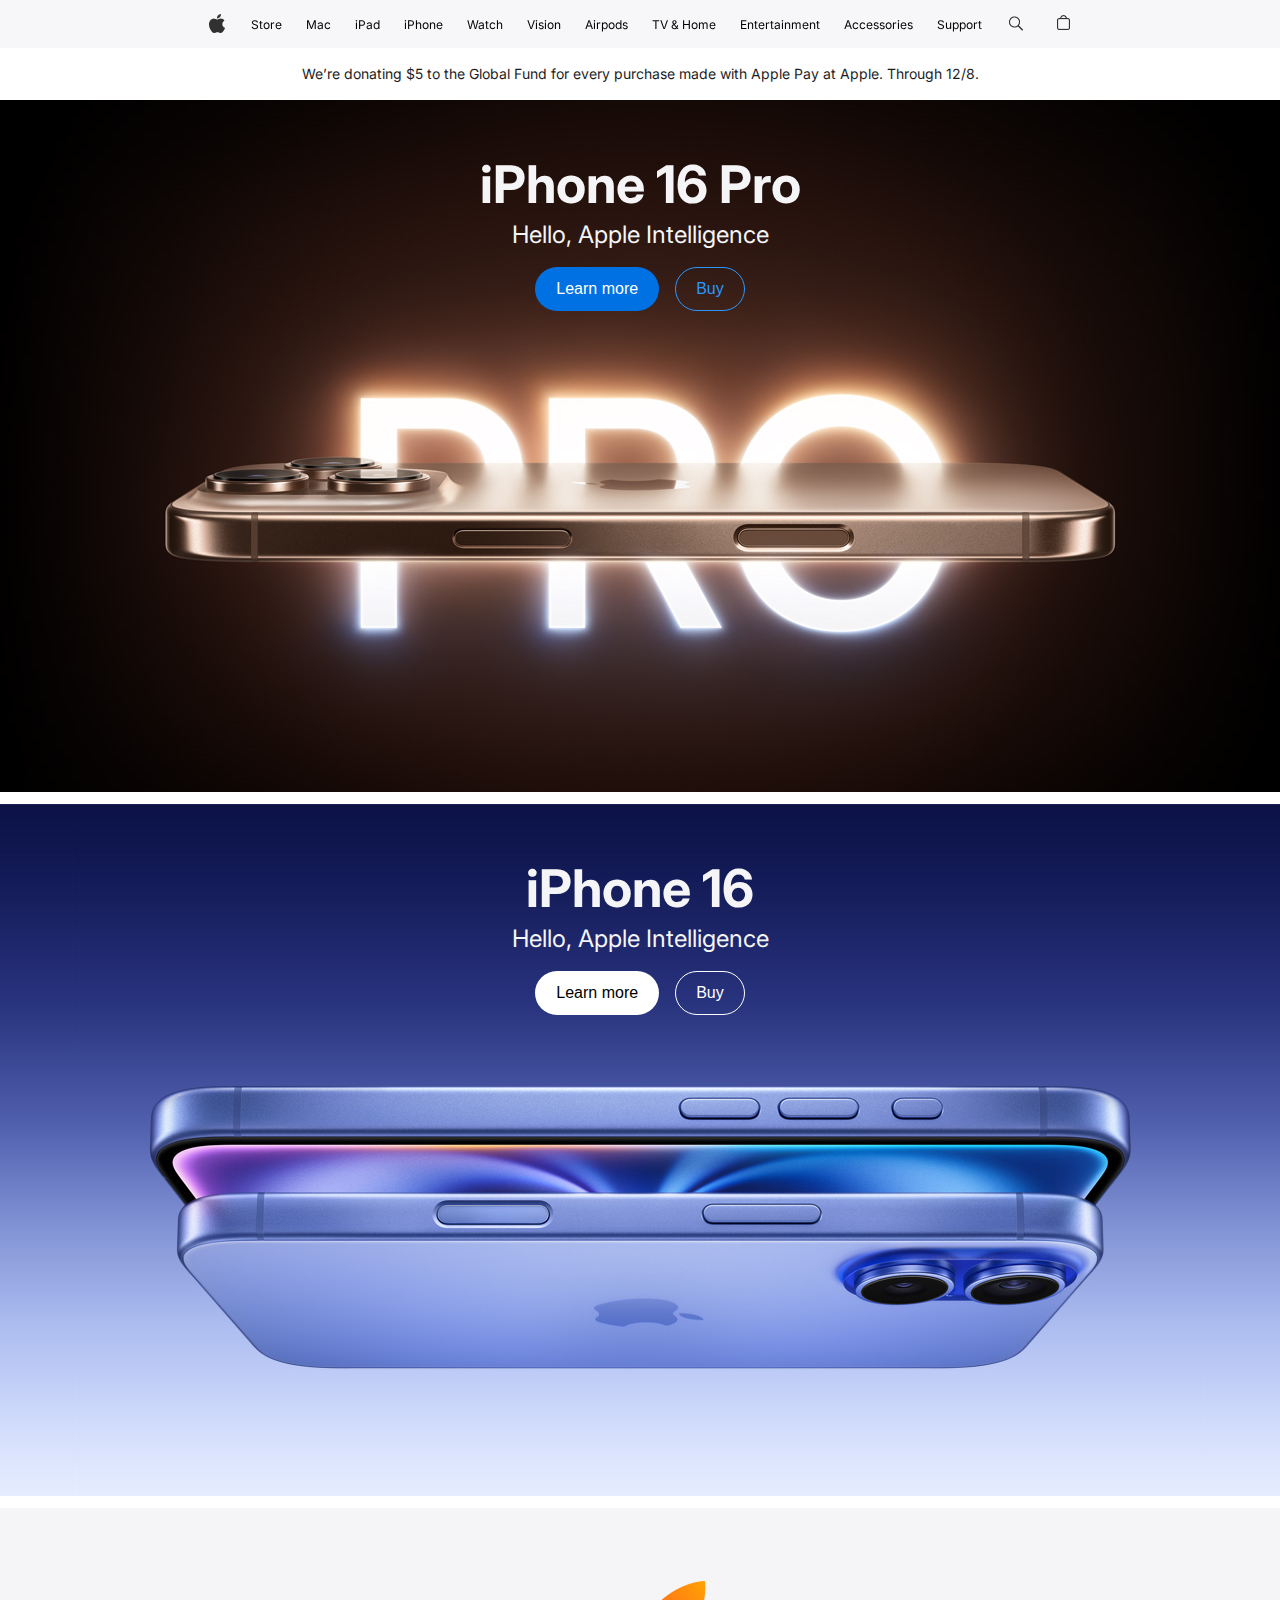
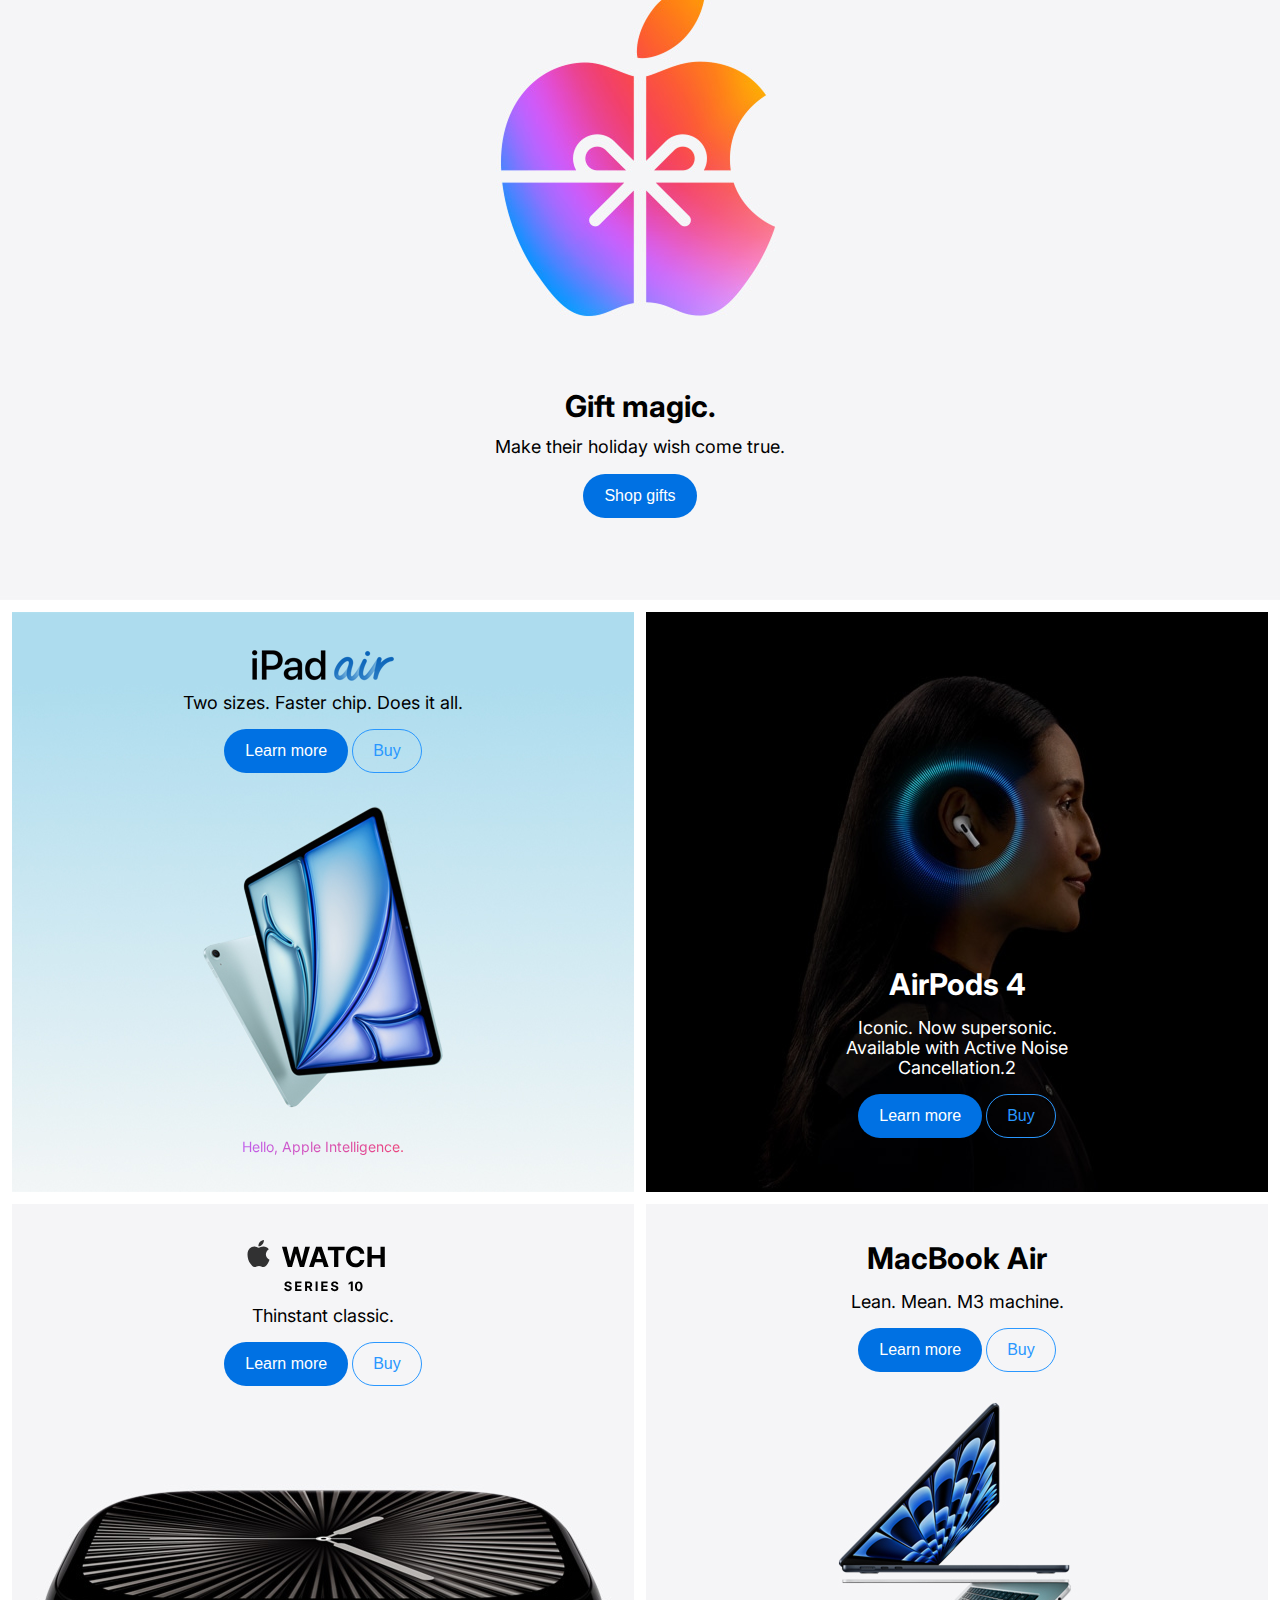
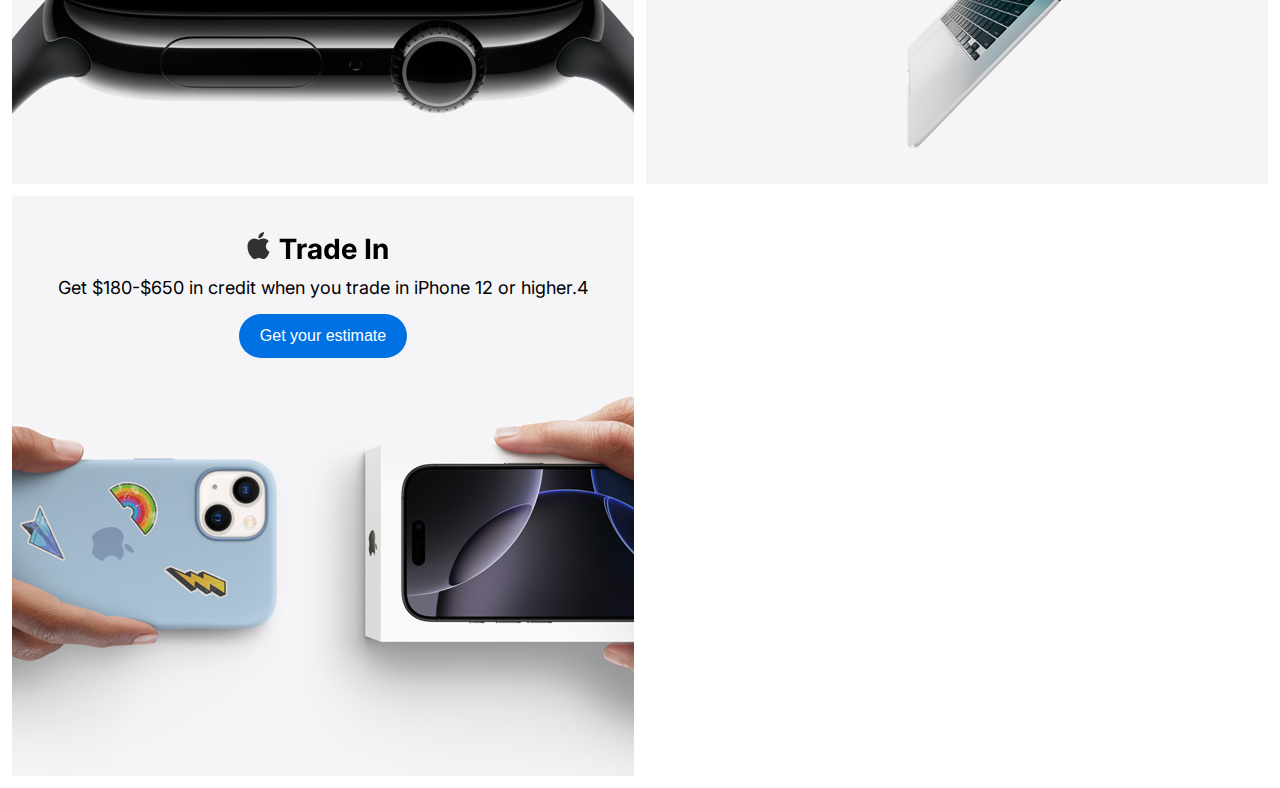
<file: index.html>
<!DOCTYPE html>
<html lang="en">
  <head>
    <meta charset="UTF-8" />
    <meta name="viewport" content="width=device-width, initial-scale=1.0" />
    <title>Document</title>
    <link rel="stylesheet" href="main.css" />

    <link rel="preconnect" href="https://fonts.googleapis.com" />
    <link rel="preconnect" href="https://fonts.gstatic.com" crossorigin />
    <link
      href="https://fonts.googleapis.com/css2?family=Inter:ital,opsz,wght@0,14..32,100..900;1,14..32,100..900&display=swap"
      rel="stylesheet"
    />
  </head>
  <body>
    <!-- HEADER -->
    <header>
      <a href="/" class="logo">
        <img src="images/logo-apple.png" />
      </a>
      <nav class="menu">
        <a href="#">Store</a>
        <a href="#">Mac</a>
        <a href="#">iPad</a>
        <a href="#">iPhone</a>
        <a href="#">Watch</a>
        <a href="#">Vision</a>
        <a href="#">Airpods</a>
        <a href="#">TV & Home</a>
        <a href="#">Entertainment</a>
        <a href="#">Accessories</a>
        <a href="#">Support</a>
      </nav>
      <div class="top-icons">
        <button class="icon-btn">
          <img src="images/searchbutton.png" />
        </button>
        <button class="icon-btn">
          <img src="images/Item.png" />
        </button>
        <button class="icon-btn">
          <img src="images/ButtonMenu.png" />
        </button>
      </div>
    </header>
    <!-- END OF HEADER -->

    <!-- TOP-AD -->
    <div class="top-ad">
      We’re donating $5 to the Global Fund for every purchase made with
      Apple Pay at Apple. Through 12/8.
    </div>
    <!-- END OF TOP-AD -->

    <!-- PRO -->
    <div class="pro">
      <div class="pro__title">iPhone 16 Pro</div>
      <div class="pro__subtitle">Hello, Apple Intelligence</div>
      <div class="pro__actions">
        <button class="btn btn--primary">Learn more</button>
        <button class="btn btn--outlined">Buy</button>
      </div>
    </div>
    <!-- END OF PRO -->

    <!-- iPhone -->
    <div class="ip">
      <div class="ip__title">iPhone 16</div>
      <div class="ip__subtitle">Hello, Apple Intelligence</div>
      <div class="ip__actions">
        <button class="btn btn--primary-white">Learn more</button>
        <button class="btn btn--outlined-white">Buy</button>
      </div>
    </div>
    <!-- END OF iPHONE -->

    <!-- GIFT -->
    <div class="gift">
      <div class="gift__title">Gift magic.</div>
      <div class="gift__subtitle">Make their holiday wish come true.</div>
      <div class="gift__actions">
        <button class="btn btn--primary">Shop gifts</button>
      </div>
    </div>
    <!-- END OF GIFT -->

    <!-- PRODUCTS -->
    <div class="products">
      <!-- iPAD AIR -->
      <div class="product product--ipad">
        <div class="product__image">
          <img src="images/ipadairheading.png" />
        </div>
        <div class="product__subtitle">
          Two sizes. Faster chip. Does it all.
        </div>
        <div class="product__actions">
          <button class="btn btn--primary">Learn more</button>
          <button class="btn btn--outlined">Buy</button>
        </div>
        <div class="product__decoration">Hello, Apple Intelligence.</div>
      </div>

      <!-- AIRPODS 4 -->
      <div class="product product--airpods product--end">
        <div class="product__title">AirPods 4</div>
        <div class="product__subtitle">
          Iconic. Now supersonic. Available with Active Noise Cancellation.2
        </div>
        <div class="product__actions">
          <button class="btn btn--primary">Learn more</button>
          <button class="btn btn--outlined">Buy</button>
        </div>
      </div>

      <!-- APPLE WATCH -->
      <div class="product product--watch">
        <div class="product__image">
          <img src="images/watch-title.svg" />
        </div>
        <div class="product__subtitle">Thinstant classic.</div>
        <div class="product__actions">
          <button class="btn btn--primary">Learn more</button>
          <button class="btn btn--outlined">Buy</button>
        </div>
      </div>

      <!-- MACBOOK AIR -->
      <div class="product product--air">
        <div class="product__title">MacBook Air</div>
        <div class="product__subtitle">Lean. Mean. M3 machine.</div>
        <div class="product__actions">
          <button class="btn btn--primary">Learn more</button>
          <button class="btn btn--outlined">Buy</button>
        </div>
      </div>

      <!-- Business -->
      <div class="product product--business">
        <div class="product__title">Apple for <br />Small Business</div>
        <div class="product__subtitle">
          Hardware, software, and <br />expert help - all in one place.
        </div>
        <div class="product__actions">
          <button class="btn btn--primary">Learn more</button>
        </div>
      </div>

      <!-- CARRIER DEALS -->
      <div class="product product--end product--carrier">
        <div class="product__title">Carrier deals at Apple</div>
        <div class="product__subtitle">
          Get up to $1000 in credit on <br />a new iPhone. Trade-in may <br />be
          required.
        </div>
        <div class="product__actions">
          <button class="btn btn--primary">Find your deal</button>
        </div>
      </div>

      <!-- TRADE IN -->
      <div class="product product--trade">
        <div class="product__image">
          <img src="images/trade-title.svg" />
        </div>
        <div class="product__subtitle">
          Get $180-$650 in credit when you trade in iPhone 12 or higher.4
        </div>
        <div class="product__actions">
          <button class="btn btn--primary">Get your estimate</button>
        </div>
      </div>
    </div>
    <!-- END OF PRODUCTS -->
  </body>
</html>
</file>
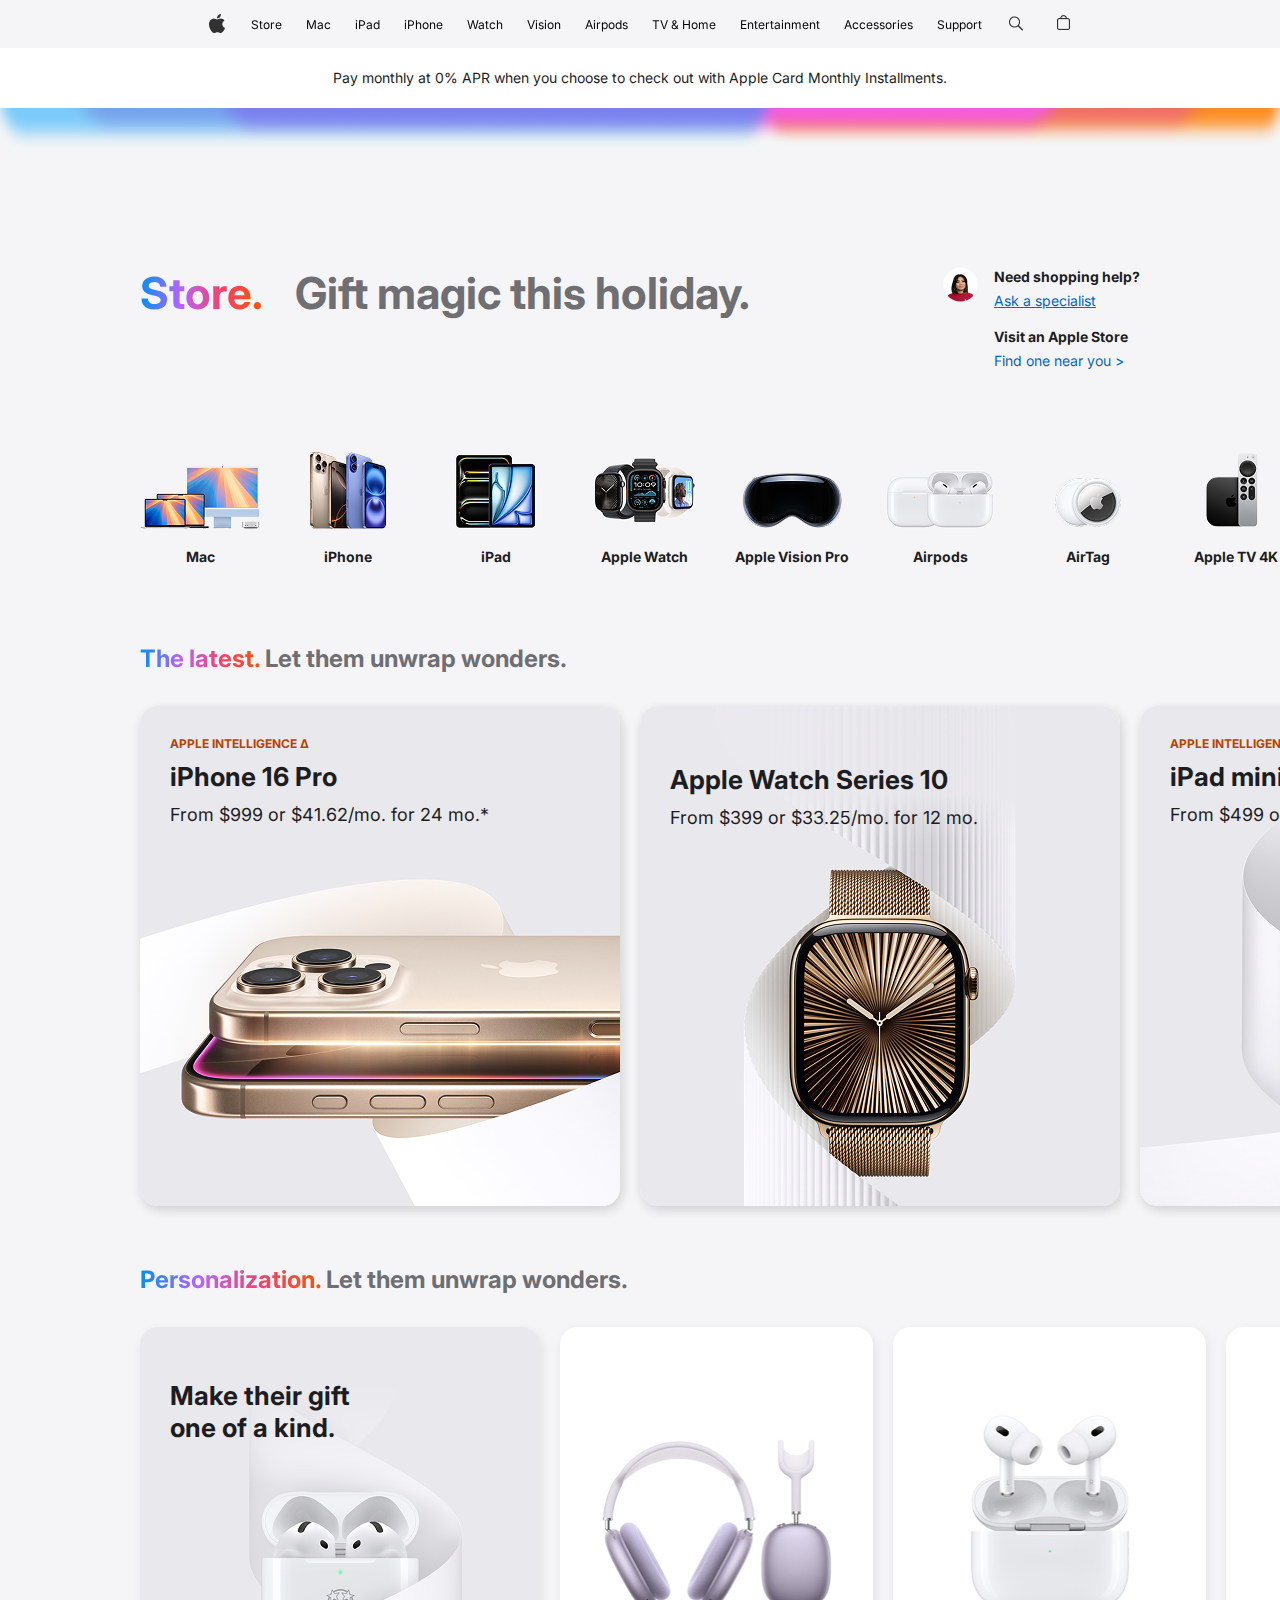
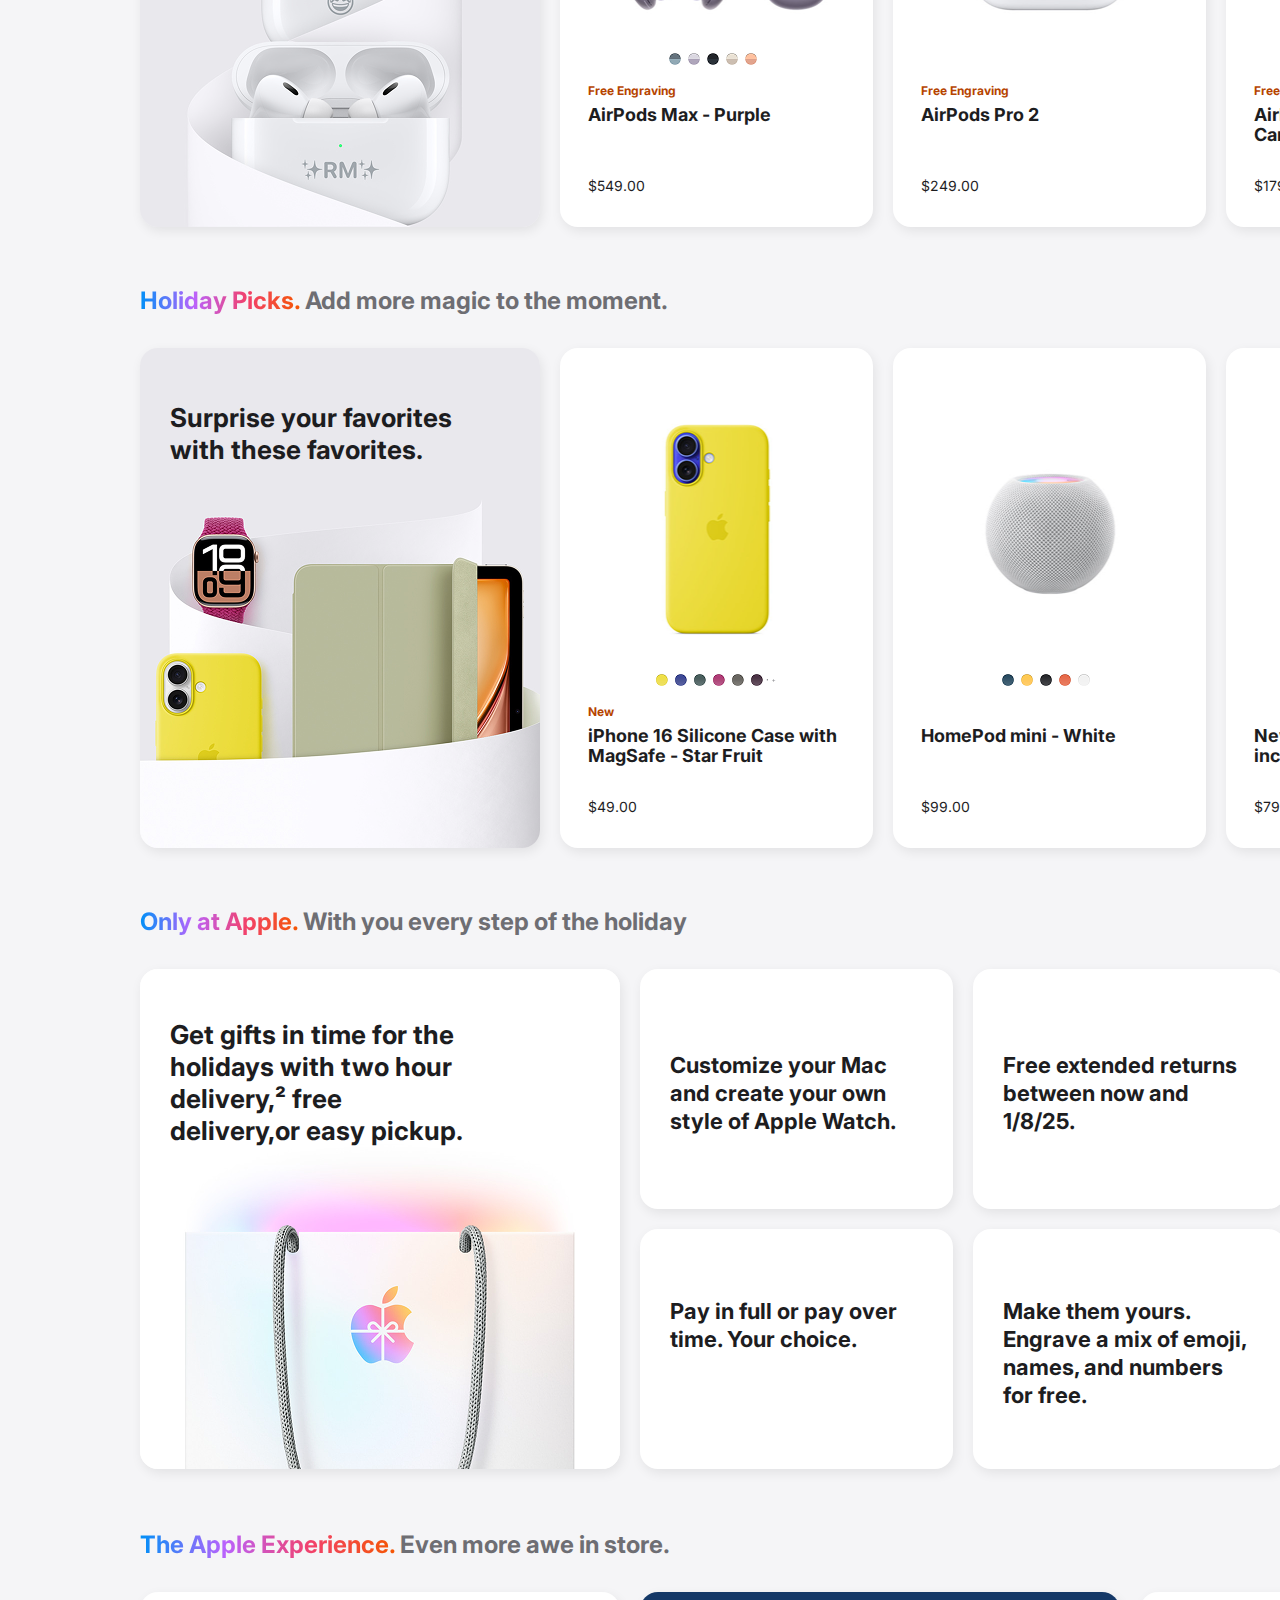
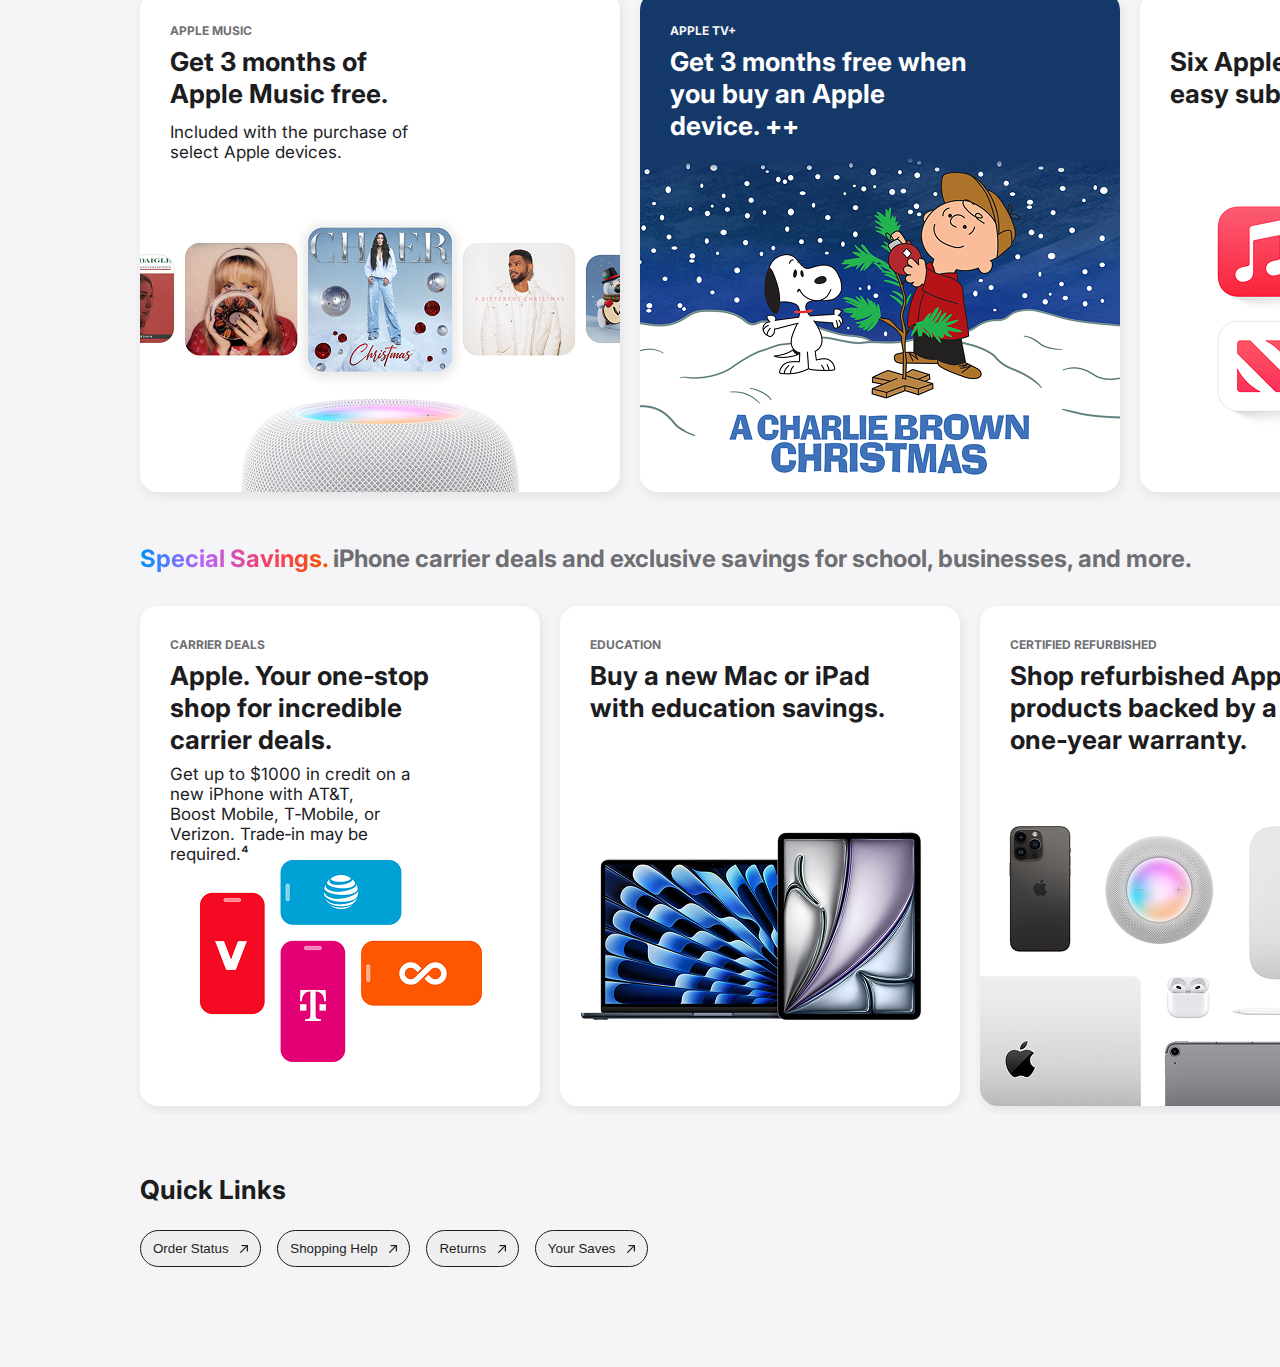
<file: store.html>
<!DOCTYPE html>
<html lang="en">
  <head>
    <meta charset="UTF-8" />
    <meta name="viewport" content="width=device-width, initial-scale=1.0" />
    <title>Document</title>

    <link rel="stylesheet" href="store.css" />

    <link rel="preconnect" href="https://fonts.googleapis.com" />
    <link rel="preconnect" href="https://fonts.gstatic.com" crossorigin />
    <link
      href="https://fonts.googleapis.com/css2?family=Inter:ital,opsz,wght@0,14..32,100..900;1,14..32,100..900&display=swap"
      rel="stylesheet"
    />
  </head>
  <body>
    <!-- HERO -->
    <!-- HEADER -->
    <header>
      <a href="/" class="logo">
        <img src="images/logo-apple.png" />
      </a>
      <nav class="menu">
        <a href="#">Store</a>
        <a href="#">Mac</a>
        <a href="#">iPad</a>
        <a href="#">iPhone</a>
        <a href="#">Watch</a>
        <a href="#">Vision</a>
        <a href="#">Airpods</a>
        <a href="#">TV & Home</a>
        <a href="#">Entertainment</a>
        <a href="#">Accessories</a>
        <a href="#">Support</a>
      </nav>
      <div class="top-icons">
        <button class="icon-btn">
          <img src="images/searchbutton.png" />
        </button>
        <button class="icon-btn">
          <img src="images/Item.png" />
        </button>
        <button class="icon-btn">
          <img src="images/ButtonMenu.png" />
        </button>
      </div>
    </header>
    <!-- END OF HEADER -->

    <!-- AD -->
    <div class="ad">
      Pay monthly at 0% APR when you choose to check out with Apple Card Monthly
      Installments.
    </div>
    <img src="images/gradient-blur.png" class="gradient-blur" />
    <!-- END OF AD -->

    <!-- HERO TITLE -->
    <div class="hero-title-container">
      <div class="hero-title">
        <div class="gradient-text">Store.</div>
        <div class="hero-title-text">Gift magic this holiday.</div>
      </div>
      <div class="shopping-help-container">
        <img src="images/shopping-help.png" class="help-image" />
        <div>
          <div class="help-text">Need shopping help?</div>
          <div class="help-link">
            <a
              class="link-help-1"
              href="https://pinecone-academy-fgmu.vercel.app/store.html"
              >Ask a specialist</a
            >
          </div>
          <div class="help-text">Visit an Apple Store</div>
          <div class="help-link">
            <a
              class="link-help-2"
              href="https://pinecone-academy-fgmu.vercel.app/store.html"
              >Find one near you ></a
            >
          </div>
        </div>
      </div>
    </div>
    <!-- END OF HERO TITLE -->

    <!-- HERO LIST -->
    <div class="hero-list">
      <div class="hero-list-product">
        <img src="images/list-mac.png" />
        <div class="hero-list-product-name">Mac</div>
      </div>
      <div class="hero-list-product">
        <img src="images/list-iphone.png" />
        <div class="hero-list-product-name">iPhone</div>
      </div>
      <div class="hero-list-product">
        <img src="images/list-ipad.png" />
        <div class="hero-list-product-name">iPad</div>
      </div>
      <div class="hero-list-product">
        <img src="images/list-watch.png" />
        <div class="hero-list-product-name">Apple Watch</div>
      </div>
      <div class="hero-list-product">
        <img src="images/list-vision.png" />
        <div class="hero-list-product-name">Apple Vision Pro</div>
      </div>
      <div class="hero-list-product">
        <img src="images/list-airpods.png" />
        <div class="hero-list-product-name">Airpods</div>
      </div>
      <div class="hero-list-product">
        <img src="images/list-tag.png" />
        <div class="hero-list-product-name">AirTag</div>
      </div>
      <div class="hero-list-product">
        <img src="images/list-tv.png" />
        <div class="hero-list-product-name">Apple TV 4K</div>
      </div>
      <div class="hero-list-product">
        <img src="images/list-homepod.png" />
        <div class="hero-list-product-name">Homepod</div>
      </div>
      <div class="hero-list-product">
        <img src="images/list-accessories.png" />
        <div class="hero-list-product-name">Accessories</div>
      </div>
      <div class="hero-list-product">
        <img src="images/list-gift-card.png" />
        <div class="hero-list-product-name">Apple Gift Card</div>
      </div>
    </div>
    <!-- END OF HERO LIST -->

    <!-- SCROLL-1 -->
    <div class="scroll-title">
      <div class="gradient-text">The latest.</div>
      <div class="scroll-text">Let them unwrap wonders.</div>
    </div>
    <section>
      <div class="scroll-container">
        <div class="scroll-box">
          <img src="images/section-1-1.png" class="scroll-image" />
          <div class="scroll-box-title">
            <div class="scroll-box-text-1">APPLE INTELLIGENCE ∆</div>
            <div class="scroll-box-text-2">iPhone 16 Pro</div>
            <div class="scroll-box-text-3">
              From $999 or $41.62/mo. for 24 mo.*
            </div>
          </div>
        </div>
        <div class="scroll-box">
          <img src="images/section-1-2.png" class="scroll-image" />
          <div class="scroll-box-title">
            <div class="scroll-box-text-2-1">Apple Watch Series 10</div>
            <div class="scroll-box-text-3">
              From $399 or $33.25/mo. for 12 mo.
            </div>
          </div>
        </div>
        <div class="scroll-box">
          <img src="images/section-1-3.png" class="scroll-image" />
          <div class="scroll-box-title">
            <div class="scroll-box-text-1">APPLE INTELLIGENCE ∆</div>
            <div class="scroll-box-text-2">iPad mini</div>
            <div class="scroll-box-text-3">
              From $499 or $41.58/mo. for 12 mo.
            </div>
          </div>
        </div>
        <div class="scroll-box">
          <img src="images/section-1-4.jpg" class="scroll-image" />
          <div class="scroll-box-title">
            <div class="scroll-box-text-1">APPLE INTELLIGENCE ∆</div>
            <div class="scroll-box-text-2">MacBook Pro</div>
            <div class="scroll-box-text-3">
              From $1599 or $133.25/mo. for 12 mo.
            </div>
          </div>
        </div>
        <div class="scroll-box">
          <img src="images/section-1-1.png" class="scroll-image" />
          <div class="scroll-box-title">
            <div class="scroll-box-text-1">APPLE INTELLIGENCE ∆</div>
            <div class="scroll-box-text-2">iPhone 16 Pro</div>
            <div class="scroll-box-text-3">
              From $999 or $41.62/mo. for 24 mo.*
            </div>
          </div>
        </div>
        <div class="scroll-box">
          <img src="images/section-1-2.png" class="scroll-image" />
          <div class="scroll-box-title">
            <div class="scroll-box-text-2-1">Apple Watch Series 10</div>
            <div class="scroll-box-text-3">
              From $399 or $33.25/mo. for 12 mo.
            </div>
          </div>
        </div>
        <div class="scroll-box">
          <img src="images/section-1-3.png" class="scroll-image" />
          <div class="scroll-box-title">
            <div class="scroll-box-text-1">APPLE INTELLIGENCE ∆</div>
            <div class="scroll-box-text-2">iPad mini</div>
            <div class="scroll-box-text-3">
              From $499 or $41.58/mo. for 12 mo.
            </div>
          </div>
        </div>
        <div class="scroll-box">
          <img src="images/section-1-4.jpg" class="scroll-image" />
          <div class="scroll-box-title">
            <div class="scroll-box-text-1">APPLE INTELLIGENCE ∆</div>
            <div class="scroll-box-text-2">MacBook Pro</div>
            <div class="scroll-box-text-3">
              From $1599 or $133.25/mo. for 12 mo.
            </div>
          </div>
        </div>
      </div>
    </section>
    <!-- END OF SCROLL-1 -->

    <!-- SCROLL-2 -->
    <div class="scroll-title">
      <div class="gradient-text">Personalization.</div>
      <div class="scroll-text">Let them unwrap wonders.</div>
    </div>
    <section>
      <div class="scroll-2-container">
        <div class="scroll-box-2">
          <img src="images/section-2-1.png" class="scroll-image" />
          <div class="scroll-box-2-text-2">Make their gift one of a kind.</div>
        </div>
        <div class="scroll-box-product">
          <img src="images/section-2-2.png" class="scroll-product-image" />
          <img src="images/airpods-colors.png" class="airpods-colors" />
          <div class="scroll-product-title">
            <div class="scroll-product-text-1">Free Engraving</div>
            <div class="scroll-product-text-2">AirPods Max - Purple</div>
            <div class="scroll-product-text-3">$549.00</div>
          </div>
        </div>
        <div class="scroll-box-product">
          <img src="images/section-2-3.png" class="scroll-product-image" />
          <div class="scroll-product-title">
            <div class="scroll-product-text-1">Free Engraving</div>
            <div class="scroll-product-text-2">AirPods Pro 2</div>
            <div class="scroll-product-text-3">$249.00</div>
          </div>
        </div>
        <div class="scroll-box-product">
          <img src="images/section-2-4.png" class="scroll-product-image" />
          <div class="scroll-product-title">
            <div class="scroll-product-text-1">Free Engraving</div>
            <div class="scroll-product-text-2-1">
              AirPods 4 with Active Noise Cancellation
            </div>
            <div class="scroll-product-text-3">$179.00</div>
          </div>
        </div>
        <div class="scroll-box-product">
          <img src="images/section-2-5.png" class="scroll-product-image" />
          <div class="scroll-product-title">
            <div class="scroll-product-text-1">New</div>
            <div class="scroll-product-text-2">Apple Pencil Pro</div>
            <div class="scroll-product-text-3">$49.00</div>
          </div>
        </div>
        <div class="scroll-box-product">
          <img src="images/section-2-6.jpg" class="scroll-product-image" />
          <div class="scroll-product-title">
            <div class="scroll-product-text-1">Free Engraving</div>
            <div class="scroll-product-text-2-1">
              AirPods 4 with Active Noise Cancellation
            </div>
            <div class="scroll-product-text-3">$179.00</div>
          </div>
        </div>
        <div class="scroll-box-product">
          <img src="images/section-2-2.png" class="scroll-product-image" />
          <img src="images/airpods-colors.png" class="airpods-colors" />
          <div class="scroll-product-title">
            <div class="scroll-product-text-1">Free Engraving</div>
            <div class="scroll-product-text-2">AirPods Max - Purple</div>
            <div class="scroll-product-text-3">$549.00</div>
          </div>
        </div>
        <div class="scroll-box-product">
          <img src="images/section-2-3.png" class="scroll-product-image" />
          <div class="scroll-product-title">
            <div class="scroll-product-text-1">Free Engraving</div>
            <div class="scroll-product-text-2">AirPods Pro 2</div>
            <div class="scroll-product-text-3">$249.00</div>
          </div>
        </div>
        <div class="scroll-box-product">
          <img src="images/section-2-4.png" class="scroll-product-image" />
          <div class="scroll-product-title">
            <div class="scroll-product-text-1">Free Engraving</div>
            <div class="scroll-product-text-2-1">
              AirPods 4 with Active Noise Cancellation
            </div>
            <div class="scroll-product-text-3">$179.00</div>
          </div>
        </div>
        <div class="scroll-box-product">
          <img src="images/section-2-5.png" class="scroll-product-image" />
          <div class="scroll-product-title">
            <div class="scroll-product-text-1">New</div>
            <div class="scroll-product-text-2">Apple Pencil Pro</div>
            <div class="scroll-product-text-3">$49.00</div>
          </div>
        </div>
        <div class="scroll-box-product">
          <img src="images/section-2-6.jpg" class="scroll-product-image" />
          <div class="scroll-product-title">
            <div class="scroll-product-text-1">Free Engraving</div>
            <div class="scroll-product-text-2-1">
              AirPods 4 with Active Noise Cancellation
            </div>
            <div class="scroll-product-text-3">$179.00</div>
          </div>
        </div>
      </div>
    </section>
    <!-- END OF SCROLL-2-->

    <!-- SCROLL-3 -->
    <div class="scroll-title">
      <div class="gradient-text">Holiday Picks.</div>
      <div class="scroll-text">Add more magic to the moment.</div>
    </div>
    <section>
      <div class="scroll-2-container">
        <div class="scroll-box-3">
          <img src="images/section-3-1.png" class="scroll-image" />
          <div class="scroll-box-3-text-2">
            Surprise your favorites with these favorites.
          </div>
        </div>
        <div class="scroll-box-product">
          <img src="images/section-3-2.png" class="scroll-product-image" />
          <img src="images/iphone-colors.png" class="airpods-colors" />
          <div class="scroll-product-title">
            <div class="scroll-product-text-1">New</div>
            <div class="scroll-product-text-2-1">
              iPhone 16 Silicone Case with MagSafe - Star Fruit
            </div>
            <div class="scroll-product-text-3">$49.00</div>
          </div>
        </div>
        <div class="scroll-box-product">
          <img src="images/section-3-3.png" class="scroll-product-image" />
          <img src="images/homepod-colors.png" class="airpods-colors" />
          <div class="scroll-product-title">
            <div class="scroll-product-text-2">HomePod mini - White</div>
            <div class="scroll-product-text-3">$99.00</div>
          </div>
        </div>
        <div class="scroll-box-product">
          <img src="images/section-3-4.png" class="scroll-product-image" />
          <img src="images/folio-colors.png" class="airpods-colors" />
          <div class="scroll-product-title">
            <div class="scroll-product-text-2-1">
              New Smart Folio for iPad Air 11 - inch (M2) - Sage
            </div>
            <div class="scroll-product-text-3">$79.00</div>
          </div>
        </div>
        <div class="scroll-box-product">
          <img src="images/section-3-5.png" class="scroll-product-image" />
          <img src="images/headphones-colors.png" class="airpods-colors" />
          <div class="scroll-product-title">
            <div class="scroll-product-text-1">New</div>
            <div class="scroll-product-text-2-2">
              Beats Solo 4 - On-Ear Wireless Headphones - Slate Blue
            </div>
            <div class="scroll-product-text-3">$79.00</div>
          </div>
        </div>
        <div class="scroll-box-product">
          <img src="images/section-3-6.jpg" class="scroll-product-image" />
          <img src="images/headphones-colors.png" class="airpods-colors" />
          <div class="scroll-product-title">
            <div class="scroll-product-text-1">New</div>
            <div class="scroll-product-text-2-2">
              Beats Solo 4 - On-Ear Wireless Headphones - Slate Blue
            </div>
            <div class="scroll-product-text-3">$79.00</div>
          </div>
        </div>
        <div class="scroll-box-product">
          <img src="images/section-3-2.png" class="scroll-product-image" />
          <img src="images/iphone-colors.png" class="airpods-colors" />
          <div class="scroll-product-title">
            <div class="scroll-product-text-1">New</div>
            <div class="scroll-product-text-2-1">
              iPhone 16 Silicone Case with MagSafe - Star Fruit
            </div>
            <div class="scroll-product-text-3">$49.00</div>
          </div>
        </div>
        <div class="scroll-box-product">
          <img src="images/section-3-3.png" class="scroll-product-image" />
          <img src="images/homepod-colors.png" class="airpods-colors" />
          <div class="scroll-product-title">
            <div class="scroll-product-text-2">HomePod mini - White</div>
            <div class="scroll-product-text-3">$99.00</div>
          </div>
        </div>
        <div class="scroll-box-product">
          <img src="images/section-3-4.png" class="scroll-product-image" />
          <img src="images/folio-colors.png" class="airpods-colors" />
          <div class="scroll-product-title">
            <div class="scroll-product-text-2-1">
              New Smart Folio for iPad Air 11 - inch (M2) - Sage
            </div>
            <div class="scroll-product-text-3">$79.00</div>
          </div>
        </div>
        <div class="scroll-box-product">
          <img src="images/section-3-5.png" class="scroll-product-image" />
          <img src="images/headphones-colors.png" class="airpods-colors" />
          <div class="scroll-product-title">
            <div class="scroll-product-text-1">New</div>
            <div class="scroll-product-text-2-2">
              Beats Solo 4 - On-Ear Wireless Headphones - Slate Blue
            </div>
            <div class="scroll-product-text-3">$79.00</div>
          </div>
        </div>
        <div class="scroll-box-product">
          <img src="images/section-3-6.jpg" class="scroll-product-image" />
          <img src="images/headphones-colors.png" class="airpods-colors" />
          <div class="scroll-product-title">
            <div class="scroll-product-text-1">New</div>
            <div class="scroll-product-text-2-2">
              Beats Solo 4 - On-Ear Wireless Headphones - Slate Blue
            </div>
            <div class="scroll-product-text-3">$79.00</div>
          </div>
        </div>
      </div>
    </section>
    <!-- END OF SCROLL-3 -->

    <!-- SCROLL-4 -->
    <div class="scroll-title">
      <div class="gradient-text">Only at Apple.</div>
      <div class="scroll-text">With you every step of the holiday</div>
    </div>
    <div class="scroll-4">
      <div class="scroll-box">
        <img src="images/section-4-1.png" class="scroll-box-image-1" />
        <div class="scroll-box-1-text">
          Get gifts in time for the holidays with two hour delivery,² free
          delivery,or easy pickup.
        </div>
      </div>
      <div>
        <div class="scroll-box-small">
          <div class="scroll-box-content">
            Customize your Mac and create your own style of Apple Watch.
          </div>
        </div>
        <div class="scroll-box-small">
          <div class="scroll-box-content-1">
            Pay in full or pay over time. Your choice.
          </div>
        </div>
      </div>
      <div>
        <div class="scroll-box-small">
          <div class="scroll-box-content">
            Free extended returns between now and 1/8/25.
          </div>
        </div>
        <div class="scroll-box-small">
          <div class="scroll-box-content-1">
            Make them yours. Engrave a mix of emoji, names, and numbers for
            free.
          </div>
        </div>
      </div>
      <div class="scroll-box">
        <img src="images/section-4-2.png" class="scroll-box-image-2" />
        <div class="scroll-4-box-text">APPLE TRADE IN</div>
        <div class="scroll-4-box-1-text">
          Trade in your current device. Get credit toward a new one.³
        </div>
      </div>
      <div class="scroll-box">
        <img src="images/section-4-3.jpg" class="scroll-box-image-3" />
        <div class="scroll-4-box-text">APPLE SPECIALIST</div>
        <div class="scroll-4-box-1-text">
          Find gifts with an Apple Specialist in a store or online.
        </div>
      </div>
      <div class="scroll-box">
        <img src="images/section-4-1.png" class="scroll-box-image-1" />
        <div class="scroll-box-1-text">
          Get gifts in time for the holidays with two hour delivery,² free
          delivery,or easy pickup.
        </div>
      </div>
      <div>
        <div class="scroll-box-small">
          <div class="scroll-box-content">
            Customize your Mac and create your own style of Apple Watch.
          </div>
        </div>
        <div class="scroll-box-small">
          <div class="scroll-box-content-1">
            Pay in full or pay over time. Your choice.
          </div>
        </div>
      </div>
      <div>
        <div class="scroll-box-small">
          <div class="scroll-box-content">
            Free extended returns between now and 1/8/25.
          </div>
        </div>
        <div class="scroll-box-small">
          <div class="scroll-box-content-1">
            Make them yours. Engrave a mix of emoji, names, and numbers for
            free.
          </div>
        </div>
      </div>
      <div class="scroll-box">
        <img src="images/section-4-2.png" class="scroll-box-image-2" />
        <div class="scroll-4-box-text">APPLE TRADE IN</div>
        <div class="scroll-4-box-1-text">
          Trade in your current device. Get credit toward a new one.³
        </div>
      </div>
      <div class="scroll-box">
        <img src="images/section-4-3.jpg" class="scroll-box-image-3" />
        <div class="scroll-4-box-text">APPLE SPECIALIST</div>
        <div class="scroll-4-box-1-text">
          Find gifts with an Apple Specialist in a store or online.
        </div>
      </div>
    </div>
    <!-- END OF SCROLL-4 -->

    <!-- SCROLL-5 -->
    <div class="scroll-title">
      <div class="gradient-text">The Apple Experience.</div>
      <div class="scroll-text">Even more awe in store.</div>
    </div>
    <div class="scroll-5">
      <div class="scroll-5-box">
        <img src="images/section-5-1.png" class="scroll-box-image-2" />
        <div class="scroll-4-box-text">APPLE MUSIC</div>
        <div class="scroll-4-box-1-text">Get 3 months of Apple Music free.</div>
        <div class="scroll-5-box-text">
          Included with the purchase of select Apple devices.
        </div>
      </div>
      <div class="scroll-5-box">
        <img src="images/section-5-2.png" class="scroll-box-image-2" />
        <div class="scroll-4-box-text-white">APPLE TV+</div>
        <div class="scroll-4-box-1-text-white">
          Get 3 months free when you buy an Apple device. ++
        </div>
      </div>
      <div class="scroll-5-box">
        <img src="images/section-5-3.png" class="scroll-box-image-2" />
        <div class="scroll-4-box-1-text">
          Six Apple services. One easy subscription.
        </div>
      </div>
      <div class="scroll-5-box">
        <img src="images/section-5-4.jpg" class="scroll-box-image-3" />
        <div class="scroll-4-box-text">APPLE INTELLIGENCE</div>
        <div class="scroll-4-box-1-text">
          New features for writing, focus,communication, and more.
        </div>
      </div>
      <div class="scroll-5-box">
        <img src="images/section-5-1.png" class="scroll-box-image-2" />
        <div class="scroll-4-box-text">APPLE MUSIC</div>
        <div class="scroll-4-box-1-text">Get 3 months of Apple Music free.</div>
        <div class="scroll-5-box-text">
          Included with the purchase of select Apple devices.
        </div>
      </div>
      <div class="scroll-5-box">
        <img src="images/section-5-2.png" class="scroll-box-image-2" />
        <div class="scroll-4-box-text-white">APPLE TV+</div>
        <div class="scroll-4-box-1-text-white">
          Get 3 months free when you buy an Apple device. ++
        </div>
      </div>
      <div class="scroll-5-box">
        <img src="images/section-5-3.png" class="scroll-box-image-2" />
        <div class="scroll-4-box-1-text">
          Six Apple services. One easy subscription.
        </div>
      </div>
      <div class="scroll-5-box">
        <img src="images/section-5-4.jpg" class="scroll-box-image-3" />
        <div class="scroll-4-box-text">APPLE INTELLIGENCE</div>
        <div class="scroll-4-box-1-text">
          New features for writing, focus,communication, and more.
        </div>
      </div>
    </div>
    <!-- END OF SCROLL-5 -->

    <!-- SCROLL-6 -->
    <div class="scroll-title">
      <div class="gradient-text">Special Savings.</div>
      <div class="scroll-text">
        iPhone carrier deals and exclusive savings for school, businesses, and
        more.
      </div>
    </div>
    <div class="scroll-6">
      <div class="scroll-6-box">
        <img src="images/section-6-1.png" class="scroll-6-image" />
        <div class="scroll-4-box-text">CARRIER DEALS</div>
        <div class="scroll-4-box-1-text">
          Apple. Your one‑stop shop for incredible carrier deals.
        </div>
        <div class="scroll-6-box-text">
          Get up to $1000 in credit on a new iPhone with AT&T, Boost Mobile,
          T‑Mobile, or Verizon. Trade‑in may be required.⁴
        </div>
      </div>
      <div class="scroll-6-box">
        <img src="images/section-6-2.png" class="scroll-6-image" />
        <div class="scroll-4-box-text">EDUCATION</div>
        <div class="scroll-4-box-1-text">
          Buy a new Mac or iPad with education savings.
        </div>
      </div>
      <div class="scroll-6-box">
        <img src="images/section-6-3.png" class="scroll-6-image" />
        <div class="scroll-4-box-text">CERTIFIED REFURBISHED</div>
        <div class="scroll-4-box-1-text">
          Shop refurbished Apple products backed by a one‑year warranty.
        </div>
      </div>
      <div class="scroll-6-box">
        <img src="images/section-6-4.png" class="scroll-6-image" />
        <div class="scroll-4-box-text">BUSINESS</div>
        <div class="scroll-6-box-1-text">
          From enterprise to small business, we’ll work with you.
        </div>
      </div>
      <div class="scroll-6-box">
        <img src="images/section-6-5.jpg" class="scroll-6-image" />
        <div class="scroll-4-box-text">GOVERNMENT</div>
        <div class="scroll-4-box-1-text">
          Special pricing is available for state, local, and federal agencies.
        </div>
      </div>
      <div class="scroll-6-box">
        <img src="images/section-6-1.png" class="scroll-6-image" />
        <div class="scroll-4-box-text">CARRIER DEALS</div>
        <div class="scroll-4-box-1-text">
          Apple. Your one‑stop shop for incredible carrier deals.
        </div>
        <div class="scroll-6-box-text">
          Get up to $1000 in credit on a new iPhone with AT&T, Boost Mobile,
          T‑Mobile, or Verizon. Trade‑in may be required.⁴
        </div>
      </div>
      <div class="scroll-6-box">
        <img src="images/section-6-2.png" class="scroll-6-image" />
        <div class="scroll-4-box-text">EDUCATION</div>
        <div class="scroll-4-box-1-text">
          Buy a new Mac or iPad with education savings.
        </div>
      </div>
      <div class="scroll-6-box">
        <img src="images/section-6-3.png" class="scroll-6-image" />
        <div class="scroll-4-box-text">CERTIFIED REFURBISHED</div>
        <div class="scroll-4-box-1-text">
          Shop refurbished Apple products backed by a one‑year warranty.
        </div>
      </div>
      <div class="scroll-6-box">
        <img src="images/section-6-4.png" class="scroll-6-image" />
        <div class="scroll-4-box-text">BUSINESS</div>
        <div class="scroll-6-box-1-text">
          From enterprise to small business, we’ll work with you.
        </div>
      </div>
      <div class="scroll-6-box">
        <img src="images/section-6-5.jpg" class="scroll-6-image" />
        <div class="scroll-4-box-text">GOVERNMENT</div>
        <div class="scroll-4-box-1-text">
          Special pricing is available for state, local, and federal agencies.
        </div>
      </div>
    </div>
    <!-- END OF SCROLL-6 -->

    <!-- FOOTER -->
    <footer>
      <div class="footer-title">Quick Links</div>
      <div>
        <button class="btn">
          <a class="button-link" href="#">Order Status</a>
          <img src="images/arrow-outward.svg" class="footer-btn-icon" />
        </button>

        <button class="btn">
          <a class="button-link" href="#">Shopping Help</a>
          <img src="images/arrow-outward.svg" class="footer-btn-icon" />
        </button>
        <button class="btn">
          <a class="button-link" href="#">Returns</a>
          <img src="images/arrow-outward.svg" class="footer-btn-icon" />
        </button>
        <button class="btn">
          <a class="button-link" href="#">Your Saves</a>
          <img src="images/arrow-outward.svg" class="footer-btn-icon" />
        </button>
      </div>
    </footer>
    <!-- END OF FOOTER -->
  </body>
</html>
</file>
<file: main.css>
body {
  margin: 0 auto;
  font-family: inter;
  max-width: 2500px;
}

/* HOME PAGE CSS */
/* HEADER */
header {
  display: flex;
  align-items: center;
  justify-content: space-between;
  height: 48px;
  background-color: rgba(245, 245, 247, 0.8);
  position: sticky;
  top: 0;
  right: 0;
  left: 0;
  z-index: 10;
}

.menu {
  display: none;
}

.logo {
  width: 48px;
  height: 48px;
  display: flex;
  justify-content: center;
  align-items: center;
}

.top-icons {
  display: flex;
}

.icon-btn {
  width: 48px;
  height: 48px;
  display: flex;
  justify-content: center;
  align-items: center;
  background-color: transparent;
  border: 0;
}

@media (min-width: 1000px) {
  .menu {
    display: block;
    display: flex;
    gap: 24px;
  }
  .menu > a {
    font-size: 12px;
    text-decoration: none;
    color: black;
  }
  header {
    justify-content: center;
    gap: 10px;
  }
  .icon-btn:nth-child(3) {
    display: none;
  }
}
/* END OF HEADER */

/* TOP-AD */
.top-ad {
  padding: 16px 30px;
  line-height: 20px;
  font-size: 14px;
  text-align: center;
  max-width: 450px;
  color: rgba(29, 29, 31, 1);
  margin: 0 auto;
}

@media (min-width: 800px) {
  .top-ad {
    max-width: 100%;
  }
}
/* END OF TOP-AD */

/* PRO */
.pro {
  box-sizing: border-box;
  height: 500px;
  background-color: black;
  background-image: url(images/background-mobile.png);
  background-size: cover;
  color: rgba(245, 245, 247, 1);
  text-align: center;
  display: flex;
  flex-direction: column;
  justify-content: flex-end;
  padding-bottom: 36px;
}

.pro__title {
  margin-bottom: 4px;
  font-size: 30px;
  line-height: 36px;
  font-weight: 700;
}

.pro__subtitle {
  margin-bottom: 16px;
  font-size: 18px;
  line-height: 120%;
}

.pro__actions {
  display: flex;
  gap: 12px;
  justify-content: center;
}

@media (min-width: 500px) {
  .pro {
    justify-content: flex-start;
    background-size: cover;
    background-repeat: no-repeat;
    background-position: center;
    background-image: url(images/tab-bg-1.jpg);
    height: 650px;
    padding-top: 58px;
  }
  .pro__title {
    font-size: 42px;
    line-height: 60px;
  }
  .pro__subtitle {
    font-size: 22px;
    line-height: 32px;
  }
  .pro__actions {
    gap: 16px;
  }
}

@media (min-width: 1000px) {
  .pro {
    height: 692px;
    background-image: url(images/Background.png);
    background-size: cover;
    padding-top: 55px;
  }
  .pro__title {
    font-size: 52px;
  }
  .pro__subtitle {
    font-size: 24px;
  }
}
/* END OF PRO */

/* BUTTONS */
.btn {
  padding: 8px 16px;
  border-radius: 18px;
  border: 1px solid transparent;
  font-size: 14px;
}

@media (min-width: 500px) {
  .btn {
    padding: 12px 20px;
    border-radius: 22px;
    font-size: 16px;
  }
}

.btn--primary {
  background-color: rgba(0, 113, 227, 1);
  color: white;
}

.btn--outlined {
  background-color: transparent;
  color: rgba(41, 151, 255, 1);
  border-color: rgba(41, 151, 255, 1);
}
/* END OF BUTTONS */

/* iPHONE */
.ip {
  box-sizing: border-box;
  height: 500px;
  background-color: black;
  background-image: url(images/background2-mobile.png);
  background-size: cover;
  color: rgba(245, 245, 247, 1);
  text-align: center;
  display: flex;
  flex-direction: column;
  justify-content: flex-end;
  margin-top: 12px;
  padding-bottom: 350px;
  /* box-sizing: border-box; */
}

.ip__title {
  margin-bottom: 4px;
  font-size: 30px;
  line-height: 36px;
  font-weight: 700;
}

.ip__subtitle {
  margin-bottom: 16px;
  font-size: 18px;
  line-height: 120%;
}

.ip__actions {
  display: flex;
  gap: 12px;
  justify-content: center;
}

@media (min-width: 500px) {
  .ip {
    justify-content: flex-start;
    background-size: cover;
    background-repeat: no-repeat;
    background-position: center;
    background-image: url(images/tab-bg-2.jpg);
    height: 650px;
    padding-top: 58px;
  }
  .ip__title {
    font-size: 42px;
    line-height: 60px;
  }
  .ip__subtitle {
    font-size: 22px;
    line-height: 32px;
  }
  .ip__actions {
    gap: 16px;
  }
}

@media (min-width: 1000px) {
  .ip {
    height: 692px;
    background-image: url(images/background-2.png);
    background-size: cover;
    padding-top: 55px;
  }
  .ip__title {
    font-size: 52px;
  }
  .ip__subtitle {
    font-size: 24px;
  }
}
/* END OF iPHONE */

/* BUTTONS */
.btn--primary-white {
  background-color: rgba(255, 255, 255, 1);
  color: black;
}

.btn--outlined-white {
  background-color: transparent;
  color: rgba(255, 255, 255, 1);
  border-color: rgba(255, 255, 255, 1);
}
/* END OF BUTTONS */

/* GIFT */
.gift {
  display: none;
}

@media (min-width: 1000px) {
  .gift {
    box-sizing: border-box;
    height: 692px;
    background-color: black;
    background-image: url(images/gift-bg.png);
    background-position: center;
    background-size: cover;
    color: black;
    text-align: center;
    display: flex;
    flex-direction: column;
    justify-content: flex-end;
    margin-top: 12px;
    padding-bottom: 82px;
    /* box-sizing: border-box; */
  }

  .gift__title {
    margin-bottom: 12px;
    font-size: 30px;
    line-height: 36px;
    font-weight: 700;
  }

  .gift__subtitle {
    margin-bottom: 16px;
    font-size: 18px;
    line-height: 120%;
  }

  .gift__actions {
    display: flex;
    justify-content: center;
  }
}
/* END OF GIFT */

/* PRODUCTS */
.product {
  height: 500px;
  background-color: bisque;
  text-align: center;
  box-sizing: border-box;
  padding-top: 36px;
  position: relative;
  margin-bottom: 12px;
  background-position: center;
  background-size: cover;
  background-repeat: no-repeat;
}

.product:first-child {
  margin-bottom: 34px;
  margin-top: 12px;
}

.product__image {
  margin-bottom: 8px;
}

.product__title {
  font-weight: 700;
  font-size: 30px;
  margin-bottom: 16px;
}

.product__subtitle {
  font-size: 18px;
  line-height: 20px;
  margin-bottom: 16px;
}

.product__decoration {
  font-size: 14px;
  line-height: 18px;
  position: absolute;
  bottom: 36px;
  left: 0;
  right: 0;
  background-image: linear-gradient(
    to right,
    #0090f7,
    #ba62fc,
    #f2416b,
    #f55600
  );
  background-clip: text;
  -webkit-text-fill-color: transparent;
}

.product--ipad {
  background-image: url(images/ipadair.png);
}

.product--airpods {
  background-image: url(images/airpods-mobile.png);
  color: white;
  padding-bottom: 54px;
}

.product--end {
  display: flex;
  flex-direction: column;
  justify-content: flex-end;
  align-items: center;
}

.product--airpods .product__subtitle {
  width: 241px;
}

.product--watch {
  background-image: url(images/watch-mobile.png);
}

.product--air {
  background-image: url(images/macbook.png);
}

.product--business {
  background-image: url(images/small-business.png);
}

.product--carrier {
  padding-bottom: 47px;
  background-image: url(images/carrier-deals.png);
}

.product--trade {
  background-image: url(images/tradein.png);
}

.product--card {
  background-image: url(images/card.png);
  display: none;
}

@media (min-width: 750px) {
  .products {
    display: flex;
    gap: 12px;
    flex-wrap: wrap;
    padding: 0 12px;
  }
  .product {
    height: 580px;
    width: calc(50% - 6px);
    background-size: cover;
    background-position: center;
  }
  .product:first-child {
    width: 100%;
    height: 650px;
    margin-bottom: 0;
    /* margin-top: 12px; */
  }
  .product:nth-child(4) {
    margin-top: -12px;
  }
  .product:nth-child(5) {
    margin-top: -12px;
  }
  .product:nth-child(6) {
    margin-top: -12px;
  }
  .product:nth-child(7) {
    margin-top: -12px;
  }
}

@media (min-width: 1000px) {
  .product:first-child {
    width: calc(50% - 6px);
    height: 580px;
  }
  .product:nth-child(2) {
    margin-top: 12px;
    background-image: url(images/airpods.png);
  }
  .product:nth-child(3) {
    margin-top: -12px;
  }
  .product:nth-child(8) {
    margin-top: -12px;
  }
  .product--watch {
    background-image: url(images/watch.png);
  }
  .product--business {
    display: none;
  }
  .product--carrier {
    display: none;
  }
  .product--card {
    display: block;
  }
}
/* END OF PRODUCTS */

/* CAROUSEL */
.carousel-mob {
  display: flex;
  gap: 16px;
  overflow: scroll;
  scroll-snap-type: x mandatory;
  margin-bottom: 16px;
}

.carousel-mob::-webkit-scrollbar {
  display: none;
}

.carousel-mob-image {
  height: 495px;
  width: 274px;
  flex-shrink: 0;
}

.carousel-tab {
  display: none;
}

.carousel-web {
  display: none;
}

@media (min-width: 750px) {
  .carousel-mob {
    display: none;
  }
  .carousel-tab {
    display: block;
    display: flex;
    gap: 16px;
    overflow: scroll;
    scroll-snap-type: x mandatory;
    margin-bottom: 12px;
  }

  .carousel-tab::-webkit-scrollbar {
    display: none;
  }

  .carousel-tab-image {
    height: 368px;
    width: 689px;
    flex-shrink: 0;
  }
}

@media (min-width: 1000px) {
  .carousel-tab {
    display: none;
  }
  .carousel-web {
    display: block;
    display: flex;
    gap: 16px;
    overflow: scroll;
    scroll-snap-type: x mandatory;
    margin-bottom: 12px;
  }
  .carousel-web::-webkit-scrollbar {
    display: none;
  }
}
/* END OF CAROUSEL */

/* DOTS */
.dot-container {
  display: flex;
  gap: 14px;
  justify-content: center;
  margin-bottom: 14px;
}

.dot {
  width: 8px;
  height: 8px;
  border-radius: 4px;
  border: 0;
  background-color: rgba(0, 0, 0, 0.42);
}

.dot:hover {
  background-color: rgba(0, 0, 0, 0.8);
}

@media (min-width: 750px) {
  .dot-container {
    margin-bottom: 12px;
  }
}
/* END OF DOTS */

/* SLIDE */
.slide-mob {
  display: flex;
  gap: 6px;
  overflow: scroll;
  scroll-snap-type: x mandatory;
  margin-bottom: 16px;
}

.slide-mob::-webkit-scrollbar {
  display: none;
}

.slide-mob-image {
  width: 238px;
  height: 134px;
  flex-shrink: 0;
}

.slides-text {
  font-size: 12px;
  font-weight: 700;
  line-height: 16px;
  color: #1d1d1f;
  margin-top: 10px;
}

.slide-tab {
  display: none;
}

.slide-web {
  display: none;
}

@media (min-width: 400px) {
  .slide-mob {
    display: none;
  }
  .slide-tab {
    display: block;
    display: flex;
    gap: 16px;
    overflow: scroll;
    scroll-snap-type: x mandatory;
    margin-bottom: 15px;
  }

  .slide-tab::-webkit-scrollbar {
    display: none;
  }

  .slide-tab-image {
    width: 286px;
    height: 161px;
    flex-shrink: 0;
  }
  .slides-text {
    font-size: 14px;
    font-weight: 700;
    line-height: 18px;
    letter-spacing: -0.22px;
    color: #1d1d1f;
    margin-top: 15px;
  }
}

@media (min-width: 700px) {
  .slide-tab {
    display: none;
  }
  .slide-web {
    display: block;
    display: flex;
    gap: 16px;
    overflow: scroll;
    scroll-snap-type: x mandatory;
    margin-bottom: 16px;
  }
  .slide-web::-webkit-scrollbar {
    display: none;
  }
  .slide-web-image {
    width: 417px;
    height: 236px;
  }
  .slides {
    position: relative;
  }
  .slides-text-web {
    font-size: 14px;
    line-height: 18px;
    font-weight: 700;
    letter-spacing: -0.22px;
    color: #ffffff;
    position: absolute;
    left: 15px;
    bottom: 20px;
  }
  .slides-text-web-2 {
    font-size: 14px;
    line-height: 18px;
    font-weight: 700;
    letter-spacing: -0.22px;
    color: #ffffff;
    position: absolute;
    top: 109px;
    left: 226px;
  }
}
/* END OF SLIDE */

/* PLAY */
.play-button {
  display: flex;
  justify-content: flex-end;
  align-items: center;
}
.play-btn {
  width: 24px;
  height: 24px;
  border-radius: 12px;
  background-color: #d2d2d7;
  padding: 6px;
  border: 0;
  margin-right: 16px;
  cursor: pointer;
}
.play-image {
  width: 12px;
  height: 12px;
}

@media (min-width: 400px) {
  .play-btn {
    margin-bottom: 28px;
  }
}

@media (min-width: 700px) {
  .play-btn {
    margin-bottom: 21.64px;
  }
}
/* END OF HOME PAGE CSS */
</file>
<file: store.css>
body {
  margin: 0 auto;
  /* max-width: 2000px; */
  min-width: 1024px;
  background-color: #f5f5f7;
  font-family: inter;
}
/* HERO */

/* HEADER */
header {
  display: flex;
  align-items: center;
  justify-content: space-between;
  height: 48px;
  background-color: rgba(245, 245, 247, 0.8);
  position: sticky;
  top: 0;
  right: 0;
  left: 0;
  z-index: 10;
}

.menu {
  display: none;
  z-index: 1;
  height: 100%;
}

.logo {
  width: 48px;
  height: 48px;
  display: flex;
  justify-content: center;
  align-items: center;
}

.top-icons {
  display: flex;
}

.icon-btn {
  width: 48px;
  height: 48px;
  display: flex;
  justify-content: center;
  align-items: center;
  background-color: transparent;
  border: 0;
}
.menu > a {
  display: flex;
  align-items: center;
}


@media (min-width: 1000px) {
  .menu {
    display: block;
    display: flex;
    gap: 24px;
  }
  .menu > a {
    font-size: 12px;
    text-decoration: none;
    color: black;
  }
  header {
    justify-content: center;
    gap: 10px;
  }
  .icon-btn:nth-child(3) {
    display: none;
  }
}
/* END OF HEADER */

/* AD */
.ad {
  font-family: inter;
  font-size: 14px;
  font-weight: 400;
  line-height: 20px;
  color: #1d1d1f;
  height: 60px;
  padding: 20px;
  display: flex;
  align-items: center;
  justify-content: center;
  box-sizing: border-box;
  background-color: white;
}

.gradient-blur {
  width: 100%;
  height: 75px;
}

/* HERO-TITLE */
.hero-title-container {
  display: flex;
  justify-content: space-between;
  padding: 0 140px;
  box-sizing: border-box;
  margin-top: 80px;
  margin-bottom: 64px;
}

.hero-title {
  display: flex;
  gap: 32px;
  font-family: inter;
  font-size: 44px;
  font-weight: 700;
  line-height: 52.01px;
}

.gradient-text {
  background-image: linear-gradient(
    to right,
    #0090f7,
    #ba62fc,
    #f2416b,
    #f55600
  );
  background-clip: text;
  -webkit-text-fill-color: transparent;
}

.hero-title-text {
  color: #6e6e73;
}

.shopping-help-container {
  display: flex;
}

.help-image {
  height: 35px;
  margin-right: 16px;
}

.help-text {
  font-family: inter;
  font-size: 14px;
  font-weight: 700;
  line-height: 20px;
  color: #1d1d1f;
  margin-bottom: 4px;
}

.help-link {
  font-family: inter;
  font-size: 14px;
  font-weight: 400;
  line-height: 20px;
  margin-bottom: 16px;
}

.link-help-1 {
  color: #0066cc;
}

.link-help-2 {
  text-decoration: none;
  color: #0066cc;
}

/* HERO LIST */

.hero-list {
  display: flex;
  gap: 28px;
  margin-bottom: 76px;
  padding-left: 140px;
  overflow: scroll;
  scroll-snap-type: x mandatory;
}

.hero-list::-webkit-scrollbar {
  display: none;
}

.hero-list-product {
  display: flex;
  flex-direction: column;
  align-items: center;
}

.hero-list-product-name {
  font-family: inter;
  font-size: 14px;
  font-weight: 700;
  line-height: 20px;
  color: #1d1d1f;
  margin-top: 18px;
}

/* scroll-1 */
section {
  width: 100%;
  overflow-x: scroll;
  overflow-y: hidden;
  scroll-snap-type: x mandatory;
  padding-top: 7px;
}

.scroll-title {
  font-family: inter;
  font-size: 24px;
  font-weight: 700;
  line-height: 32px;
  display: flex;
  gap: 4px;
  padding-left: 140px;
  box-sizing: border-box;
  margin-bottom: 24px;
}

.scroll-text {
  color: #6e6e73;
}

.scroll-container {
  display: flex;
  gap: 20px;
  width: 1980px;
  height: 558px;
  padding-left: 140px;
  box-sizing: border-box;
}

section::-webkit-scrollbar {
  display: none;
}

.scroll-box {
  height: 500px;
  width: 480px;
  position: relative;
}

.scroll-image {
  object-fit: cover;
  width: 100%;
  border-radius: 18px;
  box-shadow: 2px 4px 12px rgba(0, 0, 0, 0.08);
}

.scroll-box-title {
  font-family: inter;
  position: absolute;
  top: 30px;
  left: 30px;
}

.scroll-box-text-1 {
  font-size: 12px;
  font-weight: 700;
  line-height: 16px;
  color: #b64400;
  margin-bottom: 9px;
}

.scroll-box-text-2 {
  font-size: 26px;
  font-weight: 700;
  line-height: 32px;
  color: #1d1d1f;
  margin-bottom: 12px;
}

.scroll-box-text-3 {
  font-size: 18px;
  font-weight: 400;
  line-height: 20px;
  color: #1d1d1f;
}

.scroll-box-text-2-1 {
  font-size: 26px;
  font-weight: 700;
  line-height: 32px;
  color: #1d1d1f;
  margin-top: 28px;
  margin-bottom: 12px;
}

/* scroll-2 */
.scroll-2-container {
  display: flex;
  gap: 20px;
  width: 2065px;
  height: 558px;
  padding-left: 140px;
  box-sizing: border-box;
}

.scroll-box-2 {
  flex-shrink: 0;
  height: 500px;
  width: 400px;
  position: relative;
  transition: all 0.5s;
}

.scroll-box-2:hover {
  transform: scale(1.02);
}

.scroll-box-2-text-2 {
  width: 197px;
  position: absolute;
  top: 53px;
  left: 30px;
  font-size: 26px;
  font-weight: 700;
  line-height: 32px;
  color: #1d1d1f;
  margin-bottom: 12px;
}

.scroll-box-product {
  width: 313px;
  height: 500px;
  border-radius: 18px;
  background-color: #ffffff;
  box-shadow: 2px 4px 12px rgba(0, 0, 0, 0.08);
  position: relative;
  flex-shrink: 0;
  transition: all 0.5s;
}

.scroll-box-product:hover {
  transform: scale(1.02);
}

.scroll-product-image {
  height: 230px;
  width: 230px;
  position: absolute;
  top: 71px;
  left: 41.5px;
}

.airpods-colors {
  position: absolute;
  left: 30px;
  top: 301px;
}

.scroll-product-title {
  font-family: inter;

  position: absolute;
  bottom: 32px;
  left: 28px;
}

.scroll-product-text-1 {
  font-size: 12px;
  font-weight: 700;
  line-height: 16px;
  color: #b64400;
  margin-bottom: 6px;
}

.scroll-product-text-2 {
  font-size: 18px;
  font-weight: 700;
  line-height: 20px;
  color: #1d1d1f;
  margin-bottom: 52px;
}

.scroll-product-text-2-1 {
  font-size: 18px;
  font-weight: 700;
  line-height: 20px;
  color: #1d1d1f;
  margin-bottom: 32px;
}

.scroll-product-text-3 {
  font-size: 14px;
  font-weight: 400;
  line-height: 18px;
  color: #1d1d1f;
}

/* scroll-3 */
.scroll-box-3 {
  flex-shrink: 0;
  height: 500px;
  width: 400px;
  position: relative;
  transition: all 0.5s;
}

.scroll-box-3:hover {
  transform: scale(1.02);
}

.scroll-box-3-text-2 {
  font-size: 26px;
  font-weight: 700;
  line-height: 32px;
  color: #1d1d1f;
  margin-bottom: 12px;
  width: 326px;
  position: absolute;
  top: 54px;
  left: 30px;
}

.scroll-product-text-2-2 {
  font-size: 18px;
  font-weight: 700;
  line-height: 20px;
  color: #1d1d1f;
  margin-bottom: 12px;
}

/* scroll-4 */
.scroll-4 {
  display: flex;
  gap: 20px;
  padding-left: 140px;
  box-sizing: border-box;
  overflow-x: scroll;
  overflow-y: hidden;
  padding-top: 7px;
  scroll-snap-type: x mandatory;
  margin-bottom: 40px;
}

.scroll-4::-webkit-scrollbar {
  display: none;
}

.scroll-box {
  width: 480px;
  height: 500px;
  background-color: #ffffff;
  border-radius: 18px;
  box-shadow: 2px 4px 12px rgba(0, 0, 0, 0.08);
  flex-shrink: 0;
  transition: all 0.5s;
}

.scroll-box:hover {
  /* width: 490px;
  height: 510px; */
  transform: scale(1.02);
}

.scroll-box-image-1 {
  border-radius: 18px;
  height: 500px;
  width: 480px;
  position: relative;
}

.scroll-box-1-text {
  position: absolute;
  top: 50px;
  left: 30px;
  width: 305px;
  font-family: inter;
  font-size: 26px;
  font-weight: 700;
  line-height: 32px;
  color: #1d1d1f;
}

.scroll-box-image-2 {
  border-radius: 18px;
  height: 500px;
  width: 480px;
  box-shadow: 2px 4px 12px rgba(0, 0, 0, 0.08);
}

.scroll-box-image-3 {
  border-radius: 18px;
  height: 500px;
  width: 480px;
  box-shadow: 2px 4px 12px rgba(0, 0, 0, 0.08);
}

.scroll-box-small {
  height: 240px;
  width: 313px;
  background-color: #ffffff;
  border-radius: 18px;
  box-shadow: 2px 4px 12px rgba(0, 0, 0, 0.08);
  flex-shrink: 0;
  margin-bottom: 20px;
  padding-left: 30px;
  padding-top: 82px;
  padding-right: 35px;
  box-sizing: border-box;
  transition: all 0.5s;
}

.scroll-box-small:hover {
  transform: scale(1.02);
}

.scroll-box-content {
  font-family: inter;
  font-size: 22px;
  line-height: 28px;
  font-weight: 700;
  color: #1d1d1f;
  width: 100%;
}

.scroll-box-content-1 {
  font-family: inter;
  font-size: 22px;
  line-height: 28px;
  font-weight: 700;
  color: #1d1d1f;
  margin-top: -14px;
}

.scroll-4-box-1-text {
  position: absolute;
  top: 54px;
  left: 30px;
  width: 305px;
  font-family: inter;
  font-size: 26px;
  font-weight: 700;
  line-height: 32px;
  color: #1d1d1f;
}

.scroll-4-box-text {
  font-family: inter;
  font-size: 12px;
  font-weight: 700;
  line-height: 16px;
  color: #6e6e73;
  position: absolute;
  top: 31px;
  left: 30px;
  margin-bottom: 9px;
}

/* scroll-5 */
.scroll-5 {
  display: flex;
  gap: 20px;
  padding-left: 140px;
  padding-top: 7px;
  padding-bottom: 7px;
  box-sizing: border-box;
  overflow-x: scroll;
  overflow-y: hidden;
  scroll-snap-type: x mandatory;
  margin-bottom: 40px;
  /* height: 500px; */
}

.scroll-5::-webkit-scrollbar {
  display: none;
}

.scroll-5-box {
  width: 480px;
  /* height: 500px; */
  position: relative;
  transition: all 0.5s;
}

.scroll-5-box:hover {
  transform: scale(1.02);
}

.scroll-5-box-text {
  font-family: inter;
  font-size: 17px;
  font-weight: 400;
  line-height: 20px;
  color: #1d1d1f;
  position: absolute;
  width: 259px;
  left: 30px;
  top: 130px;
}

.scroll-4-box-text-white {
  color: #f5f5f7;
  font-family: inter;
  font-size: 12px;
  font-weight: 700;
  line-height: 16px;
  position: absolute;
  top: 31px;
  left: 30px;
  margin-bottom: 9px;
}

.scroll-4-box-1-text-white {
  color: #ffffff;
  position: absolute;
  top: 54px;
  left: 30px;
  width: 305px;
  font-family: inter;
  font-size: 26px;
  font-weight: 700;
  line-height: 32px;
}

/* scroll-6 */
.scroll-6 {
  display: flex;
  gap: 20px;
  padding-left: 140px;
  box-sizing: border-box;
  overflow-x: scroll;
  overflow-y: hidden;
  padding-top: 7px;
  padding-bottom: 7px;
  scroll-snap-type: x mandatory;
  margin-bottom: 60px;
  height: 515px;
}

.scroll-6::-webkit-scrollbar {
  display: none;
}

.scroll-6-box {
  /* margin-top: 5px; */
  width: 400px;
  position: relative;
  transition: all 0.5s;
}

.scroll-6-box:hover {
  transform: scale(1.02);
}

.scroll-6-image {
  border-radius: 18px;
  height: 500px;
  width: 400px;
  box-shadow: 2px 4px 12px rgba(0, 0, 0, 0.08);
}

.scroll-6-box-text {
  font-family: inter;
  font-size: 17px;
  font-weight: 400;
  line-height: 20px;
  color: #1d1d1f;
  position: absolute;
  width: 259px;
  left: 30px;
  top: 158px;
}

.scroll-6-box-1-text {
  color: #ffffff;
  position: absolute;
  top: 54px;
  left: 30px;
  width: 305px;
  font-family: inter;
  font-size: 26px;
  font-weight: 700;
  line-height: 32px;
}

/* footer */
footer {
  font-family: inter;
  padding-left: 140px;
}

.footer-title {
  font-size: 26px;
  font-weight: 700;
  line-height: 32px;
  color: #1d1d1f;
  margin-bottom: 24px;
}

.btn {
  padding: 10px 12px;
  border: 1px solid #1d1d1f;
  border-radius: 999px;
  margin-right: 12px;
  margin-bottom: 100px;
}

.button-link {
  text-decoration: none;
  color: #1d1d1f;
}

.footer-btn-icon {
  margin-left: 8px;
  align-items: center;
}
</file>
